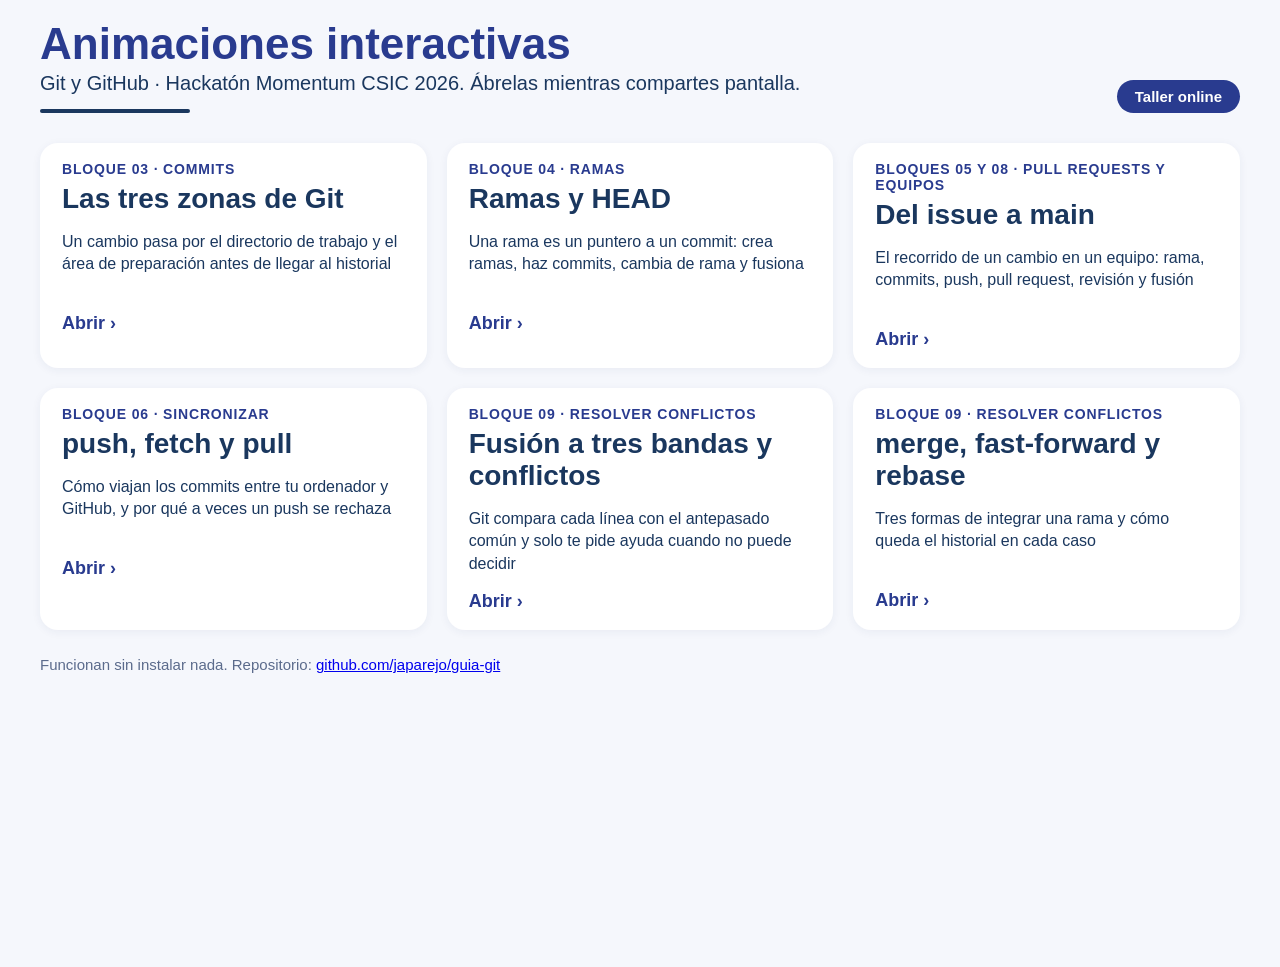
<file: docs/index.html>
<!DOCTYPE html><html lang="es"><head><meta charset="utf-8"><meta http-equiv="refresh" content="0; url=animaciones/index.html"><title>Git y GitHub · Hackatón Momentum CSIC 2026</title></head><body><p><a href="animaciones/index.html">Ir a las animaciones</a></p></body></html>
</file>
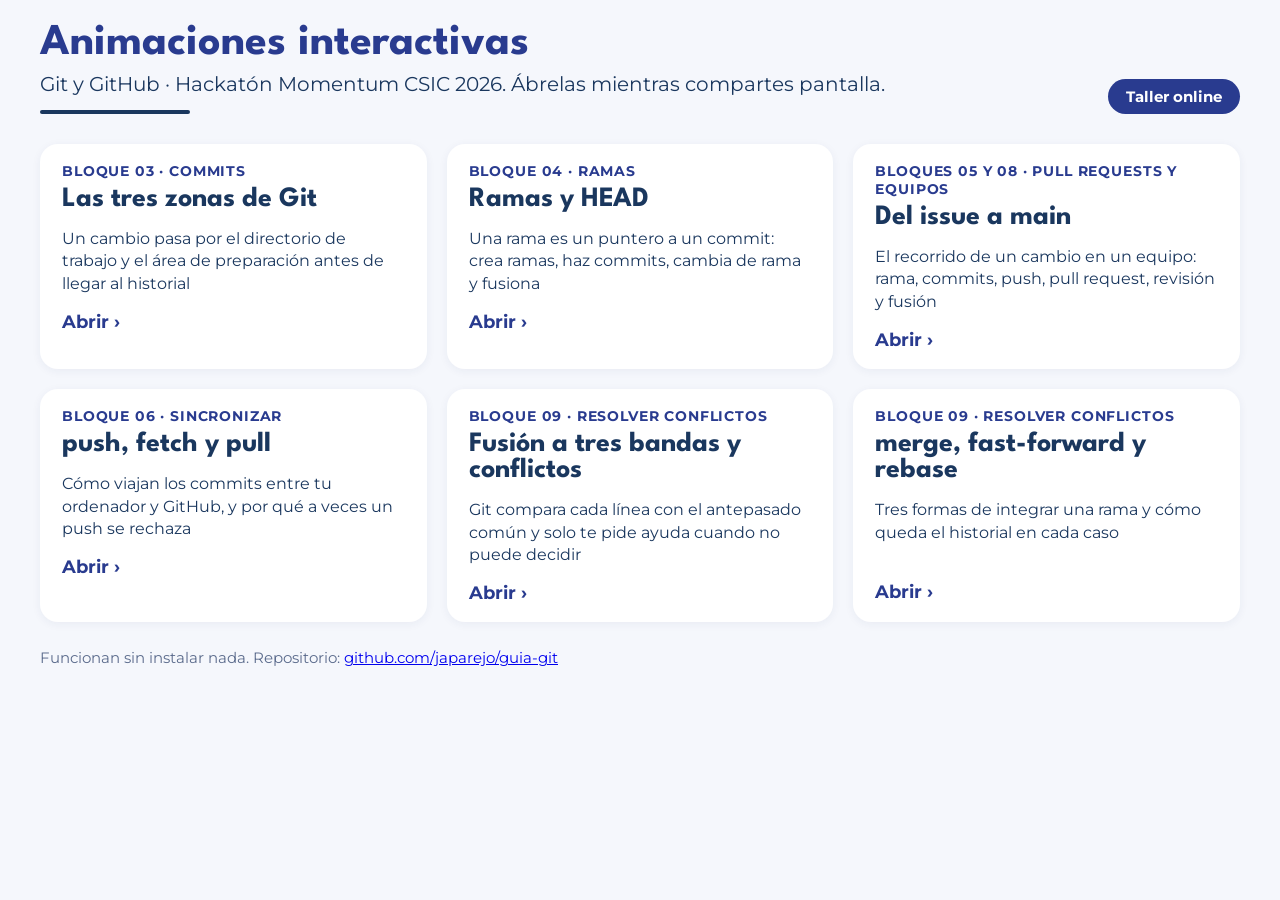
<file: docs/animaciones/index.html>
<!DOCTYPE html><html lang="es"><head><meta charset="utf-8"><meta name="viewport" content="width=device-width,initial-scale=1">
<title>Animaciones interactivas · Git y GitHub</title><link rel="stylesheet" href="common.css"></head><body>
<header><div><h1>Animaciones interactivas</h1><p>Git y GitHub · Hackatón Momentum CSIC 2026. Ábrelas mientras compartes pantalla.</p><div class="bar"></div></div><span class="tag">Taller online</span></header>
<main><div class="ixg">
<a class="card ix" href="01-tres-zonas.html"><div class="label">Bloque 03 · Commits</div><h3>Las tres zonas de Git</h3><p>Un cambio pasa por el directorio de trabajo y el área de preparación antes de llegar al historial</p><span class="go">Abrir ›</span></a>
<a class="card ix" href="02-ramas.html"><div class="label">Bloque 04 · Ramas</div><h3>Ramas y HEAD</h3><p>Una rama es un puntero a un commit: crea ramas, haz commits, cambia de rama y fusiona</p><span class="go">Abrir ›</span></a>
<a class="card ix" href="03-pull-request.html"><div class="label">Bloques 05 y 08 · Pull requests y equipos</div><h3>Del issue a main</h3><p>El recorrido de un cambio en un equipo: rama, commits, push, pull request, revisión y fusión</p><span class="go">Abrir ›</span></a>
<a class="card ix" href="04-push-fetch-pull.html"><div class="label">Bloque 06 · Sincronizar</div><h3>push, fetch y pull</h3><p>Cómo viajan los commits entre tu ordenador y GitHub, y por qué a veces un push se rechaza</p><span class="go">Abrir ›</span></a>
<a class="card ix" href="05-conflictos.html"><div class="label">Bloque 09 · Resolver conflictos</div><h3>Fusión a tres bandas y conflictos</h3><p>Git compara cada línea con el antepasado común y solo te pide ayuda cuando no puede decidir</p><span class="go">Abrir ›</span></a>
<a class="card ix" href="06-merge-rebase.html"><div class="label">Bloque 09 · Resolver conflictos</div><h3>merge, fast-forward y rebase</h3><p>Tres formas de integrar una rama y cómo queda el historial en cada caso</p><span class="go">Abrir ›</span></a>
</div>
<p style="margin-top:26px;color:#5B6B8C;font-size:15px">Funcionan sin instalar nada. Repositorio: <a href="https://github.com/japarejo/guia-git">github.com/japarejo/guia-git</a></p></main>
</body></html>
</file>
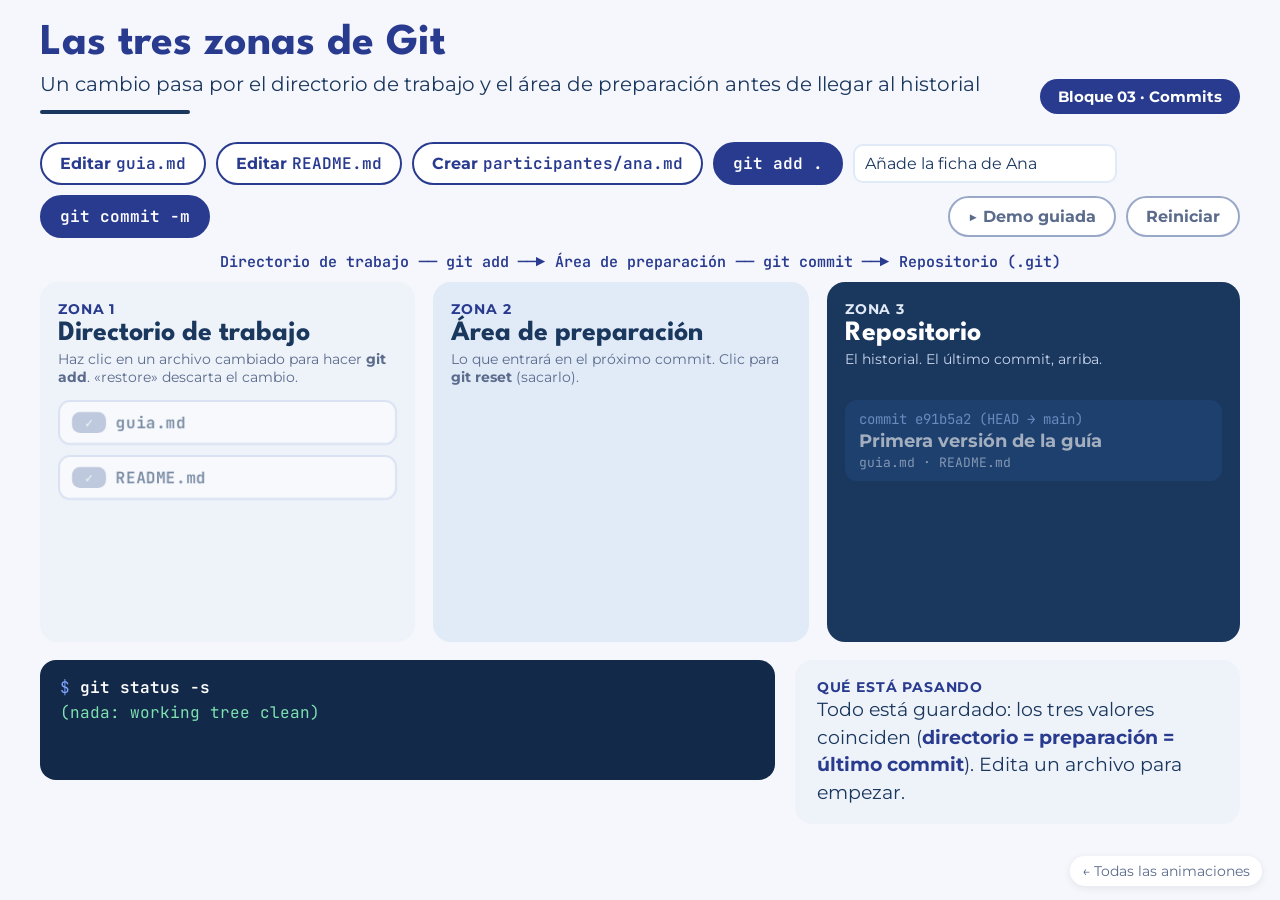
<file: docs/animaciones/01-tres-zonas.html>
<!DOCTYPE html><html lang="es"><head><meta charset="utf-8"><meta name="viewport" content="width=device-width,initial-scale=1">
<title>Las tres zonas de Git · Git y GitHub</title><link rel="stylesheet" href="common.css">
<style>
.zones{display:grid;grid-template-columns:1fr 1fr 1.1fr;gap:18px;margin-top:6px}
.zone{border-radius:18px;padding:18px 18px 22px;min-height:360px;position:relative}
.zone h2{font-family:'League Spartan',sans-serif;font-size:28px;margin:2px 0 4px}
.zone .hint{font-size:14px;color:#5B6B8C;margin-bottom:14px;min-height:36px}
.z1{background:#EEF2F9}.z2{background:#E1EAF7}.z3{background:#1A375E;color:#fff}.z3 .hint{color:#C9D6EE}.z3 .label{color:#E1EAF7}
.chip{display:flex;align-items:center;gap:10px;background:#fff;border:2px solid #C9D6EE;border-radius:12px;padding:10px 12px;margin-bottom:10px;font-family:var(--mono);font-size:16px;font-weight:600;cursor:pointer;user-select:none;will-change:transform;color:var(--navy)}
.chip:hover{border-color:var(--accent)}
.chip .st{min-width:34px;text-align:center;border-radius:8px;padding:2px 6px;font-size:13px;color:#fff;background:#9AA8C7}
.chip.mod .st{background:var(--warn)}.chip.new .st{background:var(--danger)}.chip.stg .st{background:var(--ok)}
.chip.clean{opacity:.55;cursor:default}
.chip .act{margin-left:auto;font-family:Montserrat,sans-serif;font-size:12px;font-weight:700;color:var(--accent);opacity:0;transition:opacity .2s}
.chip:hover .act{opacity:1}
.chip .rs{margin-left:6px;font-family:Montserrat,sans-serif;font-size:12px;color:#5B6B8C;border:1px solid #C9D6EE;border-radius:999px;padding:1px 8px}
.chip .rs:hover{background:#5B6B8C;color:#fff}
.commit{background:#22477A;border-radius:12px;padding:10px 14px;margin-bottom:10px;animation:pop .5s ease}
.commit .h{font-family:var(--mono);color:#9FC0FF;font-size:14px}.commit .m{font-weight:700;margin:2px 0}.commit .f{font-family:var(--mono);font-size:13px;color:#C9D6EE}
.commit.old{opacity:.6;animation:none}
.flow{display:flex;gap:10px;align-items:center;justify-content:center;font-family:var(--mono);font-weight:600;color:var(--accent);font-size:15px;margin:2px 0 10px}
</style></head><body>
<header><div><h1>Las tres zonas de Git</h1><p>Un cambio pasa por el directorio de trabajo y el área de preparación antes de llegar al historial</p><div class="bar"></div></div><span class="tag">Bloque 03 · Commits</span></header>
<main>
<div class="controls">
  <button id="eGuia">Editar <code>guia.md</code></button>
  <button id="eReadme">Editar <code>README.md</code></button>
  <button id="eNew">Crear <code>participantes/ana.md</code></button>
  <button class="primary" id="bAdd"><code>git add .</code></button>
  <input type="text" id="msg" value="Añade la ficha de Ana" size="22" aria-label="Mensaje del commit">
  <button class="primary" id="bCommit"><code>git commit -m</code></button>
  <span style="flex:1"></span>
  <button class="ghost" id="bDemo">▶ Demo guiada</button>
  <button class="ghost" id="bReset">Reiniciar</button>
</div>
<div class="flow"><span>Directorio de trabajo</span> ── git add ──▶ <span>Área de preparación</span> ── git commit ──▶ <span>Repositorio (.git)</span></div>
<div class="zones">
  <div class="zone z1"><div class="label">Zona 1</div><h2>Directorio de trabajo</h2><div class="hint">Haz clic en un archivo cambiado para hacer <b>git add</b>. «restore» descarta el cambio.</div><div id="wd"></div></div>
  <div class="zone z2"><div class="label">Zona 2</div><h2>Área de preparación</h2><div class="hint">Lo que entrará en el próximo commit. Clic para <b>git reset</b> (sacarlo).</div><div id="ix"></div></div>
  <div class="zone z3"><div class="label">Zona 3</div><h2>Repositorio</h2><div class="hint">El historial. El último commit, arriba.</div><div id="repo"></div></div>
</div>
<div class="grid2" style="margin-top:18px">
  <div class="term" id="term"></div>
  <div class="panel-light"><div class="label">Qué está pasando</div><div class="explain" id="exp"></div></div>
</div>
</main><a class="back" href="index.html">← Todas las animaciones</a>
<script src="graph.js"></script>
<script>
const $ = id => document.getElementById(id);
const term = new Term($('term'));
let files, commits, hashN;
const els = {};
function explain(h) { $('exp').innerHTML = h; }
function hash() { hashN++; return ((hashN * 2654435761) >>> 0).toString(16).slice(0, 7); }
function reset() {
  files = { 'guia.md': { h: 1, i: 1, w: 1 }, 'README.md': { h: 1, i: 1, w: 1 }, 'participantes/ana.md': null };
  commits = [{ h: 'e91b5a2', m: 'Primera versión de la guía', f: ['guia.md', 'README.md'], old: true }]; hashN = 3;
  Object.values(els).forEach(e => e.remove()); for (const k in els) delete els[k];
  term.clear(); render(true); status();
  explain('Todo está guardado: los tres valores coinciden (<b>directorio = preparación = último commit</b>). Edita un archivo para empezar.');
}
function code(f) {
  if (!f) return null; const X = f.i !== f.h ? (f.h === null ? 'A' : 'M') : ' ', Y = f.w !== f.i ? 'M' : ' ';
  if (f.h === null && f.i === null) return '??'; return X + Y;
}
function status() {
  const lines = Object.entries(files).filter(([n, f]) => f && code(f) !== '  ').map(([n, f]) => code(f).replace(/ /g, '·') + ' ' + n);
  term.cmd('git status -s'); if (!lines.length) term.out('(nada: working tree clean)', 'g'); else lines.forEach(l => term.out(l));
}
function chip(key, cls, label, st, act, onclick, restore) {
  let e = els[key];
  if (!e) { e = els[key] = document.createElement('div'); e.style.animation = 'pop .45s ease'; }
  e.className = 'chip ' + cls; e.innerHTML = `<span class="st">${st}</span><span>${label}</span><span class="act">${act || ''}</span>`;
  if (restore) { const r = document.createElement('span'); r.className = 'rs'; r.textContent = 'restore'; r.onclick = ev => { ev.stopPropagation(); restore(); }; e.appendChild(r); }
  e.onclick = onclick || null; return e;
}
function render(instant) {
  const first = {}; Object.entries(els).forEach(([k, e]) => { if (e.isConnected) first[k] = e.getBoundingClientRect(); });
  const wd = $('wd'), ix = $('ix'), used = new Set();
  Object.entries(files).forEach(([n, f]) => {
    if (!f) return;
    const c = code(f);
    const wk = 'w:' + n; used.add(wk);
    let e;
    if (c === '??') e = chip(wk, 'new', n, '??', 'git add ›', () => add(n));
    else if (f.w !== f.i) e = chip(wk, 'mod', n, 'M', 'git add ›', () => add(n), () => restore(n));
    else e = chip(wk, 'clean', n, '✓', '', null);
    wd.appendChild(e);
    if (f.i !== f.h && f.i !== null) { const ik = 'i:' + n + ':' + f.i; used.add(ik); ix.appendChild(chip(ik, 'stg', n, f.h === null ? 'A' : 'M', '‹ git reset', () => unstage(n))); }
  });
  Object.keys(els).forEach(k => { if (!used.has(k)) { els[k].remove(); delete els[k]; } });
  $('repo').innerHTML = commits.slice().reverse().map((c, i) => `<div class="commit ${c.old || i ? 'old' : ''}"><div class="h">commit ${c.h}${i === 0 ? '  (HEAD → main)' : ''}</div><div class="m">${c.m}</div><div class="f">${c.f.join(' · ')}</div></div>`).join('');
  if (instant) return;
  Object.entries(els).forEach(([k, e]) => {
    const a = first[k]; if (!a) return; const b = e.getBoundingClientRect(); const dx = a.left - b.left, dy = a.top - b.top;
    if (!dx && !dy) return; e.style.animation = 'none'; e.style.transition = 'none'; e.style.transform = `translate(${dx}px,${dy}px)`;
    requestAnimationFrame(() => requestAnimationFrame(() => { e.style.transition = 'transform .6s cubic-bezier(.2,.8,.2,1)'; e.style.transform = ''; }));
  });
}
function add(n) {
  const f = files[n]; if (!f || f.w === f.i) return; const from = els['w:' + n].getBoundingClientRect();
  f.i = f.w;
  term.cmd('git add ' + n); render();
  const e = els['i:' + n + ':' + f.i]; if (e) { const b = e.getBoundingClientRect(); e.style.animation = 'none'; e.style.transition = 'none'; e.style.transform = `translate(${from.left - b.left}px,${from.top - b.top}px)`; requestAnimationFrame(() => requestAnimationFrame(() => { e.style.transition = 'transform .7s cubic-bezier(.2,.8,.2,1)'; e.style.transform = ''; })); }
  status(); explain(`<b>git add</b> copia la versión actual de <b>${n}</b> al área de preparación. Si lo vuelves a editar, la copia preparada <b>no cambia</b>: tendrás que hacer add otra vez (estado <b>MM</b>).`);
}
function addAll() { const ns = Object.keys(files).filter(n => files[n] && files[n].w !== files[n].i); if (!ns.length) { term.cmd('git add .'); explain('No hay cambios que preparar.'); return; } ns.forEach(n => { files[n].i = files[n].w; }); term.cmd('git add .'); render(); status(); explain('<b>git add .</b> prepara todos los archivos cambiados de la carpeta.'); }
function unstage(n) { const f = files[n]; f.i = f.h; term.cmd('git reset ' + n); render(); status(); explain(`<b>git reset ${n}</b> lo saca del área de preparación. <b>Tu cambio sigue en el disco</b>: no se pierde nada.`); }
function restore(n) { const f = files[n]; f.w = f.i; term.cmd('git restore ' + n); render(); status(); explain(`<b>git restore ${n}</b> devuelve el archivo a la última versión guardada. <b>El cambio sin guardar se pierde</b>.`); }
function edit(n) {
  let f = files[n];
  if (!f) { files[n] = { h: null, i: null, w: 1 }; term.cmd(`echo "Hola, soy Ana" > ${n}`); render(); status(); explain(`Archivo nuevo: Git lo ve pero <b>no lo sigue</b> todavía (<b>??</b>, untracked).`); return; }
  f.w++; term.cmd(`# editas ${n} y guardas`); render(); status();
  explain(f.i !== f.h ? `Has vuelto a editar <b>${n}</b> después de prepararlo: ahora está <b>en dos zonas</b> a la vez (estado <b>MM</b>).` : `Git detecta que <b>${n}</b> ha cambiado (<b>M</b> en la 2.ª columna), pero aún no lo guarda.`);
}
function commit() {
  const staged = Object.keys(files).filter(n => files[n] && files[n].i !== files[n].h && files[n].i !== null);
  const m = $('msg').value.trim() || 'Cambios';
  term.cmd(`git commit -m "${m}"`);
  if (!staged.length) { term.out('nothing added to commit but untracked files present (use "git add" to track)', 'e'); explain('El área de preparación está vacía: <b>no hay nada que guardar</b>. Usa git add primero.'); return; }
  const rects = staged.map(n => [n, els['i:' + n + ':' + files[n].i].getBoundingClientRect()]);
  const h = hash(); staged.forEach(n => files[n].h = files[n].i);
  commits.push({ h, m, f: staged }); render();
  const target = $('repo').firstElementChild.getBoundingClientRect();
  rects.forEach(([n, r], k) => {
    const g = document.createElement('div'); g.className = 'chip stg'; g.innerHTML = `<span class="st">✓</span><span>${n}</span>`;
    Object.assign(g.style, { position: 'fixed', left: r.left + 'px', top: r.top + 'px', width: r.width + 'px', margin: 0, zIndex: 50, transition: 'all .8s cubic-bezier(.5,0,.2,1)', pointerEvents: 'none' });
    document.body.appendChild(g);
    requestAnimationFrame(() => requestAnimationFrame(() => { Object.assign(g.style, { left: target.left + 10 + k * 8 + 'px', top: target.top + 10 + 'px', transform: 'scale(.5)', opacity: '0' }); }));
    setTimeout(() => g.remove(), 900);
  });
  term.out(`[main ${h}] ${m}\n ${staged.length} file${staged.length > 1 ? 's' : ''} changed`, 'g'); status();
  explain(`<b>git commit</b> guarda lo preparado como una instantánea (<b>${h}</b>) con autor, fecha y mensaje. Lo que no estaba preparado <b>se queda fuera</b>.`);
}
let demoOn = false;
async function demo() {
  if (demoOn) return; demoOn = true; $('bDemo').disabled = true; reset();
  const st = [() => edit('participantes/ana.md'), () => edit('guia.md'), () => add('participantes/ana.md'), () => edit('participantes/ana.md'), () => add('participantes/ana.md'), () => { $('msg').value = 'Añade la ficha de Ana'; commit(); }, () => add('guia.md'), () => unstage('guia.md'), () => restore('guia.md')];
  for (const s of st) { await sleep(2600); if (!demoOn) break; s(); }
  demoOn = false; $('bDemo').disabled = false;
}
$('eGuia').onclick = () => edit('guia.md'); $('eReadme').onclick = () => edit('README.md'); $('eNew').onclick = () => edit('participantes/ana.md');
$('bAdd').onclick = addAll; $('bCommit').onclick = commit; $('bReset').onclick = () => { demoOn = false; $('bDemo').disabled = false; reset(); }; $('bDemo').onclick = demo;
reset();
</script></body></html>
</file>
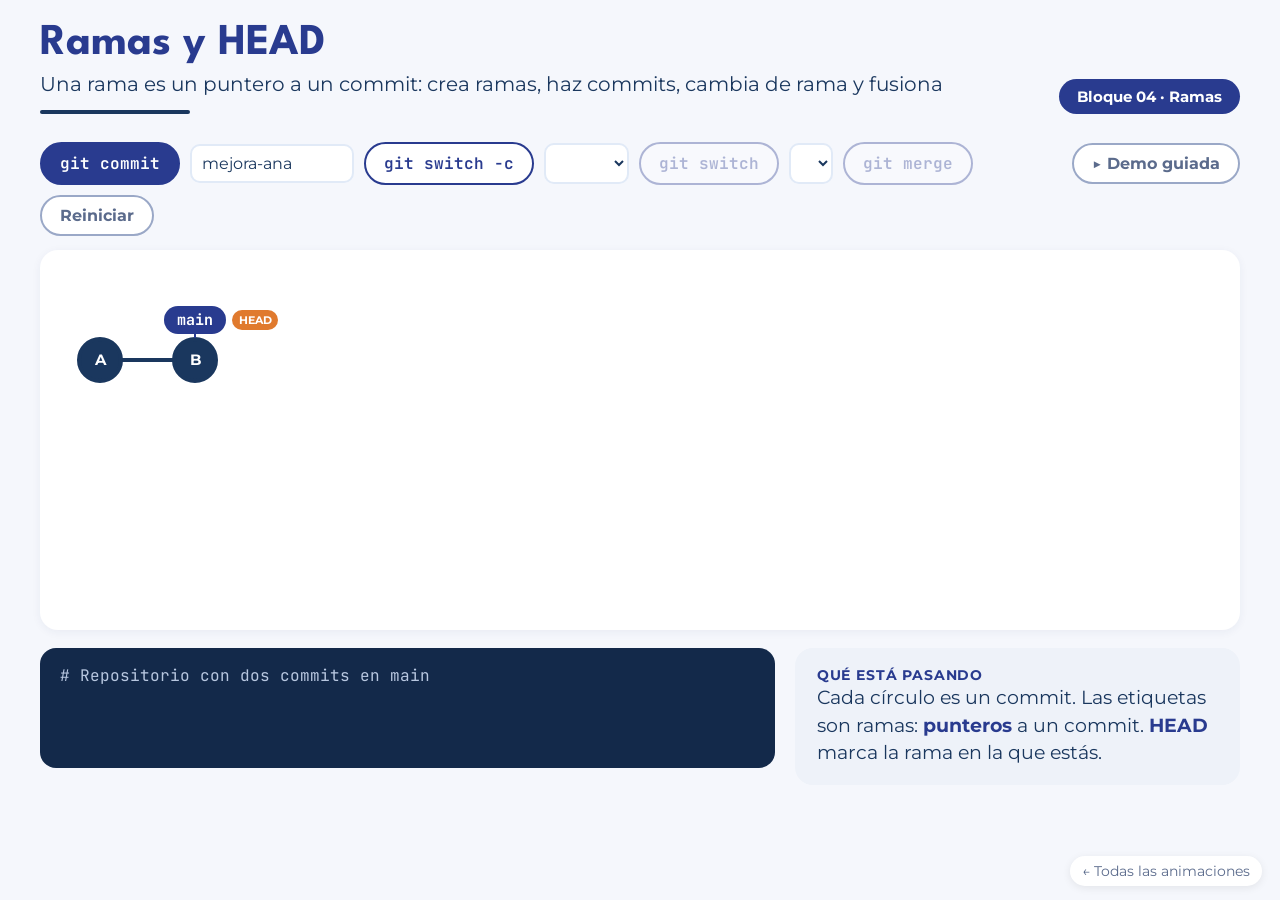
<file: docs/animaciones/02-ramas.html>
<!DOCTYPE html><html lang="es"><head><meta charset="utf-8"><meta name="viewport" content="width=device-width,initial-scale=1">
<title>Ramas y HEAD · Git y GitHub</title><link rel="stylesheet" href="common.css"></head><body>
<header><div><h1>Ramas y HEAD</h1><p>Una rama es un puntero a un commit: crea ramas, haz commits, cambia de rama y fusiona</p><div class="bar"></div></div><span class="tag">Bloque 04 · Ramas</span></header>
<main>
<div class="controls">
  <button class="primary" id="bCommit"><code>git commit</code></button>
  <input type="text" id="newName" value="mejora-ana" size="12" aria-label="Nombre de la rama">
  <button id="bBranch"><code>git switch -c</code></button>
  <select id="selSwitch" aria-label="Rama a la que cambiar"></select>
  <button id="bSwitch"><code>git switch</code></button>
  <select id="selMerge" aria-label="Rama a fusionar"></select>
  <button id="bMerge"><code>git merge</code></button>
  <span style="flex:1"></span>
  <button class="ghost" id="bDemo">▶ Demo guiada</button>
  <button class="ghost" id="bReset">Reiniciar</button>
</div>
<canvas id="cv"></canvas>
<div class="grid2" style="margin-top:18px">
  <div class="term" id="term"></div>
  <div class="panel-light"><div class="label">Qué está pasando</div><div class="explain" id="exp"></div></div>
</div>
</main><a class="back" href="index.html">← Todas las animaciones</a>
<script src="graph.js"></script>
<script>
const $ = id => document.getElementById(id);
const term = new Term($('term'));
let repo, view, letter;
const nextId = () => String.fromCharCode(65 + (letter++ % 26)) + (letter > 26 ? Math.floor((letter - 1) / 26) : '');
const names = ['mejora-ana', 'mejora-luis', 'corrige-enlaces', 'nueva-seccion', 'prueba'];
function explain(h) { $('exp').innerHTML = h; }
function refresh() {
  view.layout();
  const bs = Object.keys(repo.refs);
  $('selSwitch').innerHTML = bs.map(b => `<option ${b === repo.head ? 'disabled' : ''}>${b}</option>`).join('');
  const others = bs.filter(b => b !== repo.head);
  $('selMerge').innerHTML = others.map(b => `<option>${b}</option>`).join('');
  $('bMerge').disabled = !others.length; $('bSwitch').disabled = bs.length < 2;
  const sel = [...$('selSwitch').options].find(o => !o.disabled); if (sel) sel.selected = true;
  const free = names.find(n => !repo.refs[n]); if (free && repo.refs[$('newName').value]) $('newName').value = free;
}
function reset(instant) {
  SEQ = 0; letter = 0; repo = new Repo('local');
  repo.commit(nextId(), 'Primera versión de la guía'); repo.commit(nextId(), 'Añade índice');
  if (!view) view = new GraphView($('cv'), [{ repo, x: 0, y: 0, w: 1200, h: 380, top: 110, laneH: 90, padR: 200 }], { height: 380 });
  else { view.regions[0].repo = repo; view.nodes = {}; view.labels = {}; }
  term.clear(); term.out('# Repositorio con dos commits en main', 'o');
  explain('Cada círculo es un commit. Las etiquetas son ramas: <b>punteros</b> a un commit. <b>HEAD</b> marca la rama en la que estás.');
  view.layout(true); refresh();
}
function doCommit() {
  const id = nextId(); repo.commit(id, 'Cambio ' + id);
  term.cmd(`git commit -m "Cambio ${id}"`); term.out(`[${repo.head} ${id}] Cambio ${id}`);
  view.pulse(0, id); refresh();
  explain(`Nuevo commit <b>${id}</b>. Solo avanza la rama en la que estás (<b>${repo.head}</b>); las demás ramas no se mueven.`);
}
function doBranch(name) {
  name = (name || $('newName').value).trim().replace(/\s+/g, '-'); if (!name) return;
  if (repo.refs[name]) { term.cmd(`git switch -c ${name}`); term.out(`fatal: a branch named '${name}' already exists`, 'e'); return; }
  repo.branch(name); repo.switch(name);
  term.cmd(`git switch -c ${name}`); term.out(`Switched to a new branch '${name}'`);
  refresh(); explain(`Se crea <b>${name}</b> apuntando al mismo commit y HEAD pasa a ella. <b>No se copia ningún archivo</b>: solo hay un puntero más.`);
}
function doSwitch(name) {
  name = name || $('selSwitch').value; repo.switch(name);
  term.cmd(`git switch ${name}`); term.out(`Switched to branch '${name}'`);
  refresh(); explain(`HEAD se mueve a <b>${name}</b>. Git cambia tus archivos al contenido de ese commit.`);
}
function doMerge(name) {
  name = name || $('selMerge').value; const id = nextId();
  term.cmd(`git merge ${name}`);
  const r = repo.merge(name, id, `Merge branch '${name}'`);
  if (r === 'up-to-date') { letter--; term.out('Already up to date.'); explain(`<b>${repo.head}</b> ya contiene todos los commits de <b>${name}</b>.`); }
  else if (r === 'ff') { letter--; term.out('Updating...\nFast-forward'); explain(`<b>Fast-forward</b>: ${repo.head} no había cambiado, así que Git solo <b>mueve el puntero</b> hasta ${name}. No hay commit nuevo.`); view.pulse(0, repo.tip()); }
  else { term.out(`Merge made by the 'ort' strategy.`); explain(`Las dos ramas avanzaron: Git crea el <b>commit de fusión ${id}</b>, con dos padres (círculo hueco).`); view.pulse(0, id, '#E07A2E'); }
  refresh();
}
let demoOn = false;
async function demo() {
  if (demoOn) return; demoOn = true; $('bDemo').disabled = true; reset();
  const steps = [() => doBranch('mejora-ana'), doCommit, doCommit, () => doSwitch('main'), doCommit, () => doMerge('mejora-ana'), () => doBranch('mejora-luis'), doCommit, () => doSwitch('main'), () => doMerge('mejora-luis')];
  for (const s of steps) { await sleep(1900); if (!demoOn) break; s(); }
  demoOn = false; $('bDemo').disabled = false;
}
$('bCommit').onclick = doCommit; $('bBranch').onclick = () => doBranch(); $('bSwitch').onclick = () => doSwitch(); $('bMerge').onclick = () => doMerge();
$('bReset').onclick = () => { demoOn = false; $('bDemo').disabled = false; reset(); }; $('bDemo').onclick = demo;
$('newName').onkeydown = e => { if (e.key === 'Enter') doBranch(); };
reset(true);
</script></body></html>
</file>
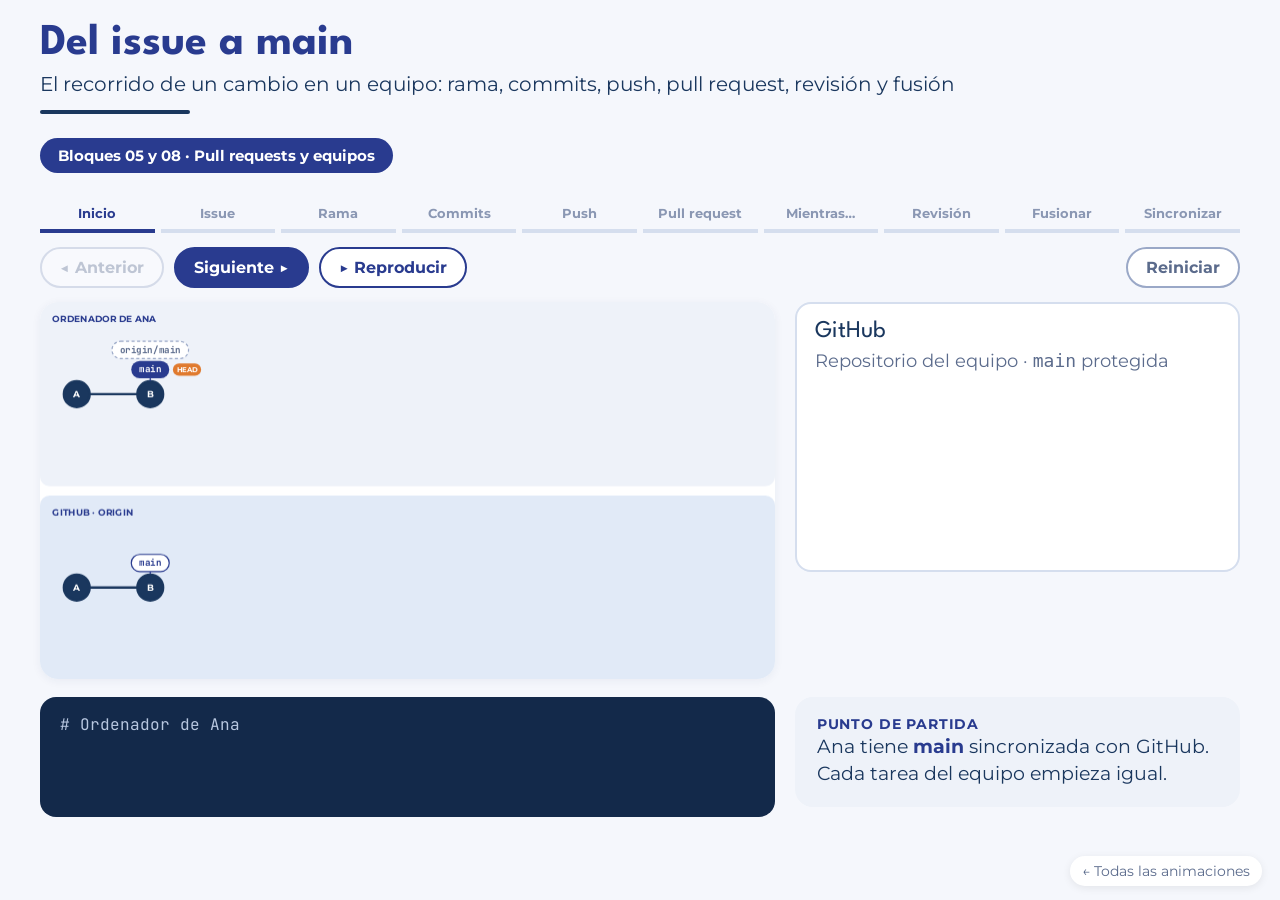
<file: docs/animaciones/03-pull-request.html>
<!DOCTYPE html><html lang="es"><head><meta charset="utf-8"><meta name="viewport" content="width=device-width,initial-scale=1">
<title>Del issue a main · Git y GitHub</title><link rel="stylesheet" href="common.css">
<style>
.steps{display:flex;gap:6px;margin:4px 0 14px;flex-wrap:wrap}
.steps .s{flex:1;min-width:70px;text-align:center;font-size:13px;font-weight:700;color:#8A97B3;padding:8px 4px;border-bottom:4px solid #D5DEEE;transition:all .3s;cursor:pointer}
.steps .s.on{color:var(--accent);border-color:var(--accent)}
.steps .s.done{color:var(--navy);border-color:var(--navy)}
.gh{background:#fff;border:2px solid #D5DEEE;border-radius:16px;padding:16px 18px;min-height:270px}
.gh .t{font-family:'League Spartan',sans-serif;font-size:24px;margin:0 0 8px}
.badge{display:inline-flex;align-items:center;gap:6px;border-radius:999px;padding:4px 12px;font-size:14px;font-weight:700;color:#fff;transition:background .3s}
.b-open{background:#2E9E6B}.b-merged{background:#8E5BD6}.b-closed{background:#C8423B}.b-issue{background:#2E9E6B}
.evt{display:flex;gap:10px;align-items:flex-start;margin-top:10px;font-size:15px;animation:fadeIn .4s ease}
.av{width:30px;height:30px;border-radius:50%;color:#fff;display:flex;align-items:center;justify-content:center;font-weight:700;font-size:13px;flex:none}
.evt .bx{background:var(--light);border-radius:10px;padding:6px 10px;flex:1}
.evt code{font-family:var(--mono);font-size:13px}
</style></head><body>
<header><div><h1>Del issue a main</h1><p>El recorrido de un cambio en un equipo: rama, commits, push, pull request, revisión y fusión</p><div class="bar"></div></div><span class="tag">Bloques 05 y 08 · Pull requests y equipos</span></header>
<main>
<div class="steps" id="steps"></div>
<div class="controls">
  <button class="ghost" id="bPrev">◀ Anterior</button>
  <button class="primary" id="bNext">Siguiente ▶</button>
  <button id="bPlay">▶ Reproducir</button>
  <span style="flex:1"></span>
  <button class="ghost" id="bReset">Reiniciar</button>
</div>
<div class="grid2">
  <canvas id="cv"></canvas>
  <div class="gh" id="gh"></div>
</div>
<div class="grid2" style="margin-top:18px">
  <div class="term" id="term"></div>
  <div class="panel-light"><div class="label" id="stepLabel">Paso</div><div class="explain" id="exp"></div></div>
</div>
</main><a class="back" href="index.html">← Todas las animaciones</a>
<script src="graph.js"></script>
<script>
const $ = id => document.getElementById(id);
const term = new Term($('term'), 'ana$');
let local, remote, view, gh, step = 0, playing = false;
const AV = { Ana: '#3D6FD9', Luis: '#E07A2E', Marta: '#2E9E6B', GitHub: '#5B6B8C' };
const STEPS = [
  { k: 'Inicio', t: 'Punto de partida', e: 'Ana tiene <b>main</b> sincronizada con GitHub. Cada tarea del equipo empieza igual.', f: () => { } },
  { k: 'Issue', t: '1 · La tarea es una issue', e: 'La tarea se apunta en GitHub como <b>issue #12</b>, con responsable. Así todo el equipo sabe quién hace qué.', f: () => { gh.issue = true; gh.ev.push(['Marta', 'abre la issue <b>#12 Pantalla de login</b> y se la asigna a Ana']); } },
  { k: 'Rama', t: '2 · Una rama para la issue', e: 'Ana crea <b>12-login</b> desde main. Su trabajo no toca main hasta que se revise.', f: () => { term.cmd('git switch -c 12-login'); term.out("Switched to a new branch '12-login'"); local.branch('12-login'); local.switch('12-login'); } },
  { k: 'Commits', t: '3 · Commits pequeños', e: 'Dos commits, cada uno con <b>un cambio lógico</b> y un mensaje que explica qué y por qué.', f: () => { term.cmd('git commit -m "Añade formulario de login"'); local.commit('C', 'Añade formulario de login'); term.cmd('git commit -m "Valida el correo"'); local.commit('D', 'Valida el correo'); view && view.pulse(0, 'D'); } },
  { k: 'Push', t: '4 · Publicar la rama', e: 'Con <b>git push -u</b>, los commits <b>viajan a GitHub</b> y aparece la rama allí. Hasta ahora solo existían en el ordenador de Ana.', f: () => { term.cmd('git push -u origin 12-login'); term.out(' * [new branch]      12-login -> 12-login', 'g'); local.missingFrom(remote, 'D').forEach(c => remote.put(c)); remote.branch('12-login', 'D'); local.branch('origin/12-login', 'D'); } },
  { k: 'Pull request', t: '5 · Abrir la pull request', e: 'Ana abre la PR <b>base: main ← 12-login</b>, explica el cambio y pide revisión a Marta. Escribir <b>closes #12</b> cerrará la issue al fusionar.', f: () => { gh.pr = 'open'; gh.ev.push(['Ana', 'abre la pull request <b>#13</b> · <code>main ← 12-login</code> · «closes #12»']); gh.ev.push(['Ana', 'pide revisión a <b>Marta</b>']); } },
  { k: 'Mientras…', t: '6 · Mientras tanto, main avanza', e: 'Luis fusiona su propia PR: <b>main avanza en GitHub</b> con el commit E. Es lo normal en un equipo; GitHub lo integrará con un commit de fusión.', f: () => { remote.switch('main'); remote.commit('E', 'Merge pull request #11 de Luis'); view && view.pulse(1, 'E', '#E07A2E'); gh.ev.push(['Luis', 'fusiona la pull request <b>#11</b> en main']); } },
  { k: 'Revisión', t: '7 · Revisión', e: 'Marta lee <b>Files changed</b>, comenta una línea y <b>aprueba</b>. Con main protegida, sin aprobación no se puede fusionar.', f: () => { gh.ev.push(['Marta', 'comenta en <code>login.js</code>, línea 14: «¿Validamos también el dominio?»']); gh.ev.push(['Ana', 'responde: «Lo dejo en una issue nueva, #14»']); gh.ev.push(['Marta', '<b style="color:#2E9E6B">aprueba</b> los cambios']); gh.approved = true; } },
  { k: 'Fusionar', t: '8 · Merge pull request', e: 'GitHub crea el <b>commit de fusión M</b> en main con los cambios de la rama. La issue #12 se cierra sola y la rama se puede borrar.', f: () => { remote.merge('12-login', 'M', 'Merge pull request #13'); view && view.pulse(1, 'M', '#8E5BD6'); remote.del('12-login'); gh.pr = 'merged'; gh.issue = 'closed'; gh.ev.push(['Ana', 'fusiona la pull request <b>#13</b> y borra la rama']); gh.ev.push(['GitHub', 'cierra la issue <b>#12</b>']); } },
  { k: 'Sincronizar', t: '9 · Actualizar main local', e: 'De vuelta en su ordenador, Ana cambia a main y hace <b>git pull</b>: llegan E y M. Borra la rama local y queda lista para la siguiente issue.', f: () => { term.cmd('git switch main'); local.switch('main'); term.cmd('git pull'); remote.missingFrom(local, 'M').forEach(c => local.put(c)); local.refs['origin/main'] = 'M'; local.merge('origin/main', 'X', ''); term.out('Fast-forward', 'g'); term.cmd('git branch -d 12-login'); local.del('12-login'); local.del('origin/12-login'); term.out('Deleted branch 12-login'); view && view.pulse(0, 'M'); } }
];
function renderGH() {
  let h = '';
  if (gh.pr) h += `<div class="t">Pantalla de login <span style="color:#8A97B3">#13</span></div><span class="badge ${gh.pr === 'merged' ? 'b-merged' : 'b-open'}">${gh.pr === 'merged' ? 'Merged' : 'Open'}</span> <span style="font-size:14px;color:#5B6B8C;margin-left:6px"><code>main ← 12-login</code>${gh.approved ? ' · <b style="color:#2E9E6B">1 aprobación</b>' : ''}</span>`;
  else if (gh.issue) h += `<div class="t">Pantalla de login <span style="color:#8A97B3">#12</span></div><span class="badge b-issue">Issue abierta</span>`;
  else h += `<div class="t">GitHub</div><div style="color:#5B6B8C">Repositorio del equipo · <code>main</code> protegida</div>`;
  if (gh.issue === 'closed') h += ` <span class="badge b-closed" style="margin-left:6px">Issue #12 cerrada</span>`;
  h += gh.ev.slice(-5).map(([who, txt]) => `<div class="evt"><div class="av" style="background:${AV[who]}">${who[0]}</div><div class="bx"><b>${who}</b> ${txt}</div></div>`).join('');
  $('gh').innerHTML = h;
}
function init() {
  SEQ = 0; local = new Repo('ana'); remote = new Repo('gh');
  local.commit('A', 'Primera versión'); local.commit('B', 'Estructura del proyecto');
  Object.values(local.c).forEach(c => remote.put(c)); remote.refs.main = 'B'; local.branch('origin/main', 'B');
  gh = { issue: false, pr: false, ev: [], approved: false }; term.clear(); term.out('# Ordenador de Ana');
}
function go(n, animate) {
  const regs = () => [{ repo: local, x: 0, y: 0, w: 1200, h: 300, top: 150, laneH: 72, padR: 240, dx: 120, title: 'Ordenador de Ana', bg: '#EEF2F9' },
  { repo: remote, x: 0, y: 315, w: 1200, h: 300, top: 150, laneH: 72, padR: 240, dx: 120, title: 'GitHub · origin', bg: '#E1EAF7', noHead: true }];
  if (!animate || n < step) { init(); const v = view; view = null; for (let i = 1; i <= n; i++) STEPS[i].f(); view = v; if (!view) view = new GraphView($('cv'), regs(), { height: 615 }); view.regions = regs(); view.nodes = {}; view.labels = {}; view.layout(true); }
  else { for (let i = step + 1; i <= n; i++) STEPS[i].f(); view.regions = regs(); view.layout(); }
  step = n; renderGH();
  $('exp').innerHTML = STEPS[n].e; $('stepLabel').textContent = STEPS[n].t;
  $('steps').innerHTML = STEPS.map((s, i) => `<div class="s ${i === n ? 'on' : i < n ? 'done' : ''}" data-i="${i}">${s.k}</div>`).join('');
  $('steps').querySelectorAll('.s').forEach(d => d.onclick = () => go(+d.dataset.i, +d.dataset.i === step + 1));
  $('bPrev').disabled = n === 0; $('bNext').disabled = n === STEPS.length - 1;
}
async function play() { if (playing) { playing = false; $('bPlay').textContent = '▶ Reproducir'; return; } playing = true; $('bPlay').textContent = '❚❚ Pausa'; if (step === STEPS.length - 1) go(0); while (playing && step < STEPS.length - 1) { await sleep(step === 0 ? 600 : 3200); if (playing) go(step + 1, true); } playing = false; $('bPlay').textContent = '▶ Reproducir'; }
$('bNext').onclick = () => go(step + 1, true); $('bPrev').onclick = () => go(step - 1); $('bPlay').onclick = play; $('bReset').onclick = () => { playing = false; go(0); };
document.addEventListener('keydown', e => { if (e.key === 'ArrowRight' || e.key === ' ') { e.preventDefault(); if (step < STEPS.length - 1) go(step + 1, true); } if (e.key === 'ArrowLeft' && step > 0) go(step - 1); });
go(0);
</script></body></html>
</file>
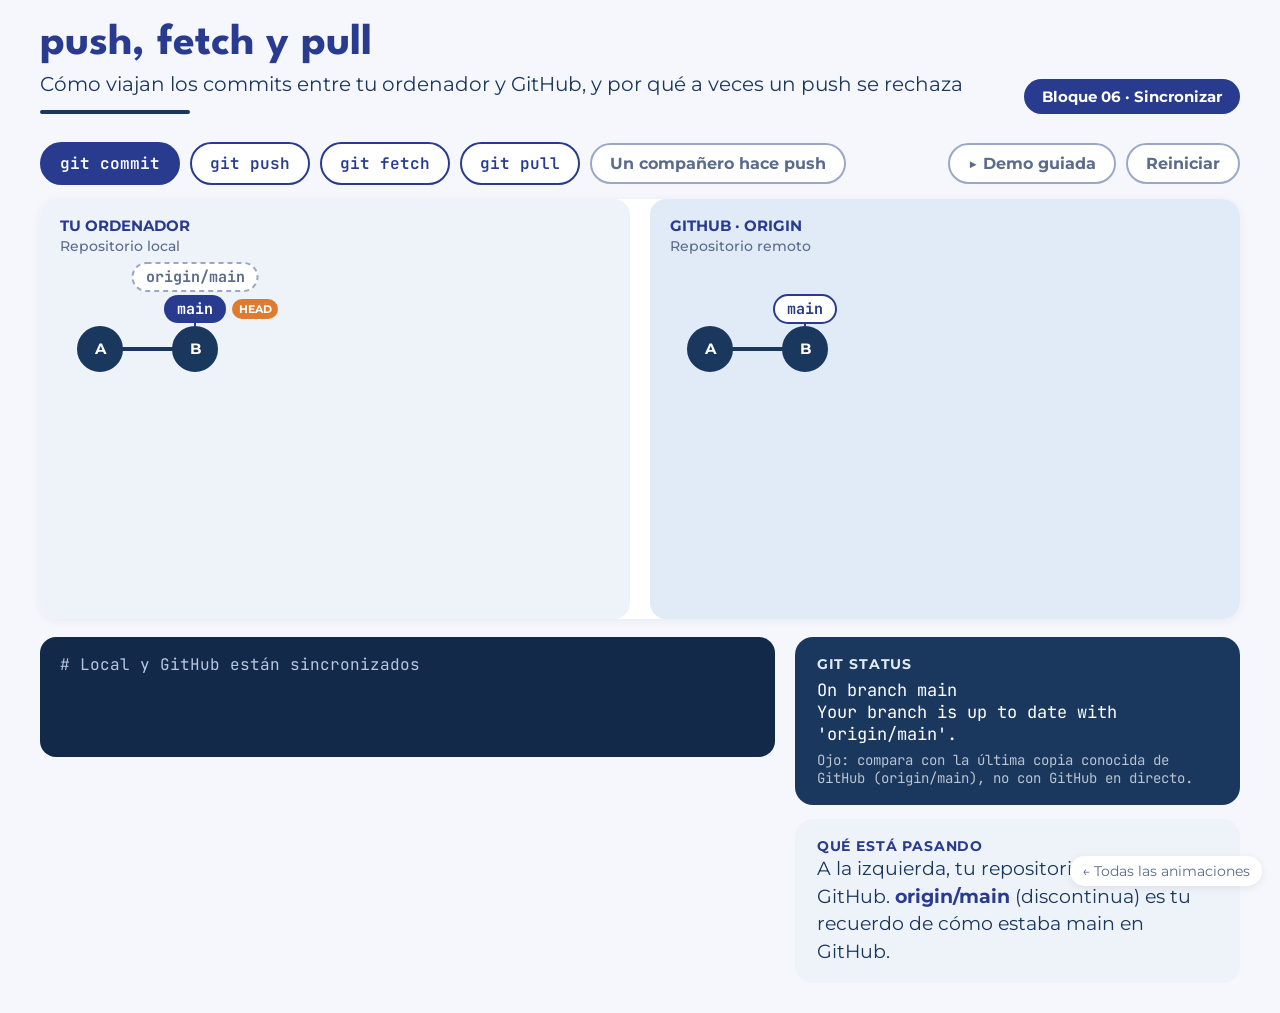
<file: docs/animaciones/04-push-fetch-pull.html>
<!DOCTYPE html><html lang="es"><head><meta charset="utf-8"><meta name="viewport" content="width=device-width,initial-scale=1">
<title>push, fetch y pull · Git y GitHub</title><link rel="stylesheet" href="common.css"></head><body>
<header><div><h1>push, fetch y pull</h1><p>Cómo viajan los commits entre tu ordenador y GitHub, y por qué a veces un push se rechaza</p><div class="bar"></div></div><span class="tag">Bloque 06 · Sincronizar</span></header>
<main>
<div class="controls">
  <button class="primary" id="bCommit"><code>git commit</code></button>
  <button id="bPush"><code>git push</code></button>
  <button id="bFetch"><code>git fetch</code></button>
  <button id="bPull"><code>git pull</code></button>
  <button class="ghost" id="bOther">Un compañero hace push</button>
  <span style="flex:1"></span>
  <button class="ghost" id="bDemo">▶ Demo guiada</button>
  <button class="ghost" id="bReset">Reiniciar</button>
</div>
<canvas id="cv"></canvas>
<div class="grid2" style="margin-top:18px">
  <div class="term" id="term"></div>
  <div>
    <div class="panel-dark" style="margin-bottom:14px"><div class="label">git status</div><div id="status" style="font-family:var(--mono);font-size:17px;margin-top:6px"></div></div>
    <div class="panel-light"><div class="label">Qué está pasando</div><div class="explain" id="exp"></div></div>
  </div>
</div>
</main><a class="back" href="index.html">← Todas las animaciones</a>
<script src="graph.js"></script>
<script>
const $ = id => document.getElementById(id);
const term = new Term($('term'));
let local, remote, view, nL, nR;
function explain(h) { $('exp').innerHTML = h; }
function status() {
  const [a, b] = local.aheadBehind('main', 'origin/main');
  let s = "On branch main<br>";
  if (!a && !b) s += "Your branch is up to date with 'origin/main'.";
  else if (a && !b) s += `Your branch is ahead of 'origin/main' by ${a} commit${a > 1 ? 's' : ''}.<br><span style="color:#7EE2B0">(use "git push" to publish)</span>`;
  else if (!a && b) s += `Your branch is behind 'origin/main' by ${b} commit${b > 1 ? 's' : ''}.<br><span style="color:#7EE2B0">(use "git pull" to update)</span>`;
  else s += `Your branch and 'origin/main' have diverged,<br>and have ${a} and ${b} different commits each.`;
  $('status').innerHTML = s + '<div style="opacity:.7;margin-top:6px;font-size:14px">Ojo: compara con la última copia conocida de GitHub (origin/main), no con GitHub en directo.</div>';
}
function refresh() { view.layout(); status(); }
function reset() {
  SEQ = 0; nL = 0; nR = 0;
  local = new Repo('local'); remote = new Repo('remote');
  local.commit('A', 'Primera versión'); local.commit('B', 'Añade índice');
  Object.values(local.c).forEach(c => remote.put(c)); remote.refs.main = 'B'; local.branch('origin/main', 'B');
  const regs = [
    { repo: local, x: 0, y: 0, w: 590, h: 420, top: 150, laneH: 100, padR: 120, title: 'Tu ordenador', subtitle: 'Repositorio local', bg: '#EEF2F9' },
    { repo: remote, x: 610, y: 0, w: 590, h: 420, top: 150, laneH: 100, padR: 120, title: 'GitHub · origin', subtitle: 'Repositorio remoto', bg: '#E1EAF7', noHead: true }];
  if (!view) view = new GraphView($('cv'), regs, { height: 420 }); else { view.regions = regs; view.nodes = {}; view.labels = {}; }
  term.clear(); term.out('# Local y GitHub están sincronizados');
  explain('A la izquierda, tu repositorio; a la derecha, GitHub. <b>origin/main</b> (discontinua) es tu recuerdo de cómo estaba main en GitHub.');
  view.layout(true); status();
}
function commit() {
  const id = 'L' + (++nL); local.commit(id, 'Cambio local ' + nL);
  term.cmd(`git commit -m "Cambio local ${nL}"`); term.out(`[main ${id}] Cambio local ${nL}`); view.pulse(0, id);
  refresh(); explain(`El commit <b>${id}</b> existe <b>solo en tu ordenador</b>. GitHub no lo ve hasta que hagas push.`);
}
function other() {
  const id = 'R' + (++nR); remote.commit(id, 'Cambio de un compañero ' + nR); view.pulse(1, id, '#E07A2E');
  term.out(`# (en GitHub) un compañero ha subido ${id}`, 'g');
  refresh(); explain(`main avanza en GitHub con <b>${id}</b>. Tu ordenador <b>no se entera solo</b>: origin/main sigue donde estaba.`);
}
function push() {
  term.cmd('git push');
  const lt = local.tip('main'), rt = remote.refs.main;
  if (lt === rt) { term.out('Everything up-to-date'); explain('No hay nada que subir.'); return; }
  if (!local.c[rt] || !local.isAnc(rt, lt)) {
    term.out(' ! [rejected]        main -> main (fetch first)', 'e');
    term.out("error: failed to push some refs\nhint: Updates were rejected because the remote contains work\nhint: that you do not have locally. Use 'git pull' first.", 'e');
    $('cv').classList.remove('shake'); void $('cv').offsetWidth; $('cv').classList.add('shake');
    explain('<b>Push rechazado</b>: GitHub tiene commits que tú no tienes. Primero <b>git pull</b> para integrarlos y después vuelve a hacer push.'); return;
  }
  local.missingFrom(remote, lt).forEach(c => remote.put(c)); remote.refs.main = lt; local.refs['origin/main'] = lt;
  term.out(`To github.com:japarejo/guia-git.git\n   ${rt}..${lt}  main -> main`, 'g'); view.pulse(1, lt);
  refresh(); explain('Tus commits <b>viajan a GitHub</b> y main avanza allí. origin/main se actualiza porque acabas de hablar con GitHub.');
}
function fetch(silent) {
  if (!silent) term.cmd('git fetch');
  const rt = remote.refs.main, old = local.refs['origin/main'];
  if (rt === old) { if (!silent) { term.out('(sin novedades)'); explain('GitHub no tiene commits nuevos.'); } return false; }
  remote.missingFrom(local, rt).forEach(c => local.put(c)); local.refs['origin/main'] = rt;
  term.out(`From github.com:japarejo/guia-git\n   ${old}..${rt}  main -> origin/main`);
  if (!silent) explain('<b>fetch</b> descarga los commits nuevos y mueve <b>origin/main</b>. Tu rama main y tus archivos <b>no cambian</b>.');
  refresh(); return true;
}
function pull() {
  term.cmd('git pull'); fetch(true);
  const id = 'M' + (nL + nR);
  const r = local.merge('origin/main', id, 'Merge origin/main');
  if (r === 'up-to-date') { term.out('Already up to date.'); explain('Tu main ya tiene todo lo de GitHub.'); }
  else if (r === 'ff') { term.out('Fast-forward'); explain('<b>pull = fetch + merge</b>. Como tú no tenías cambios propios, main solo avanza (<b>fast-forward</b>).'); view.pulse(0, local.tip()); }
  else { term.out("Merge made by the 'ort' strategy."); explain(`Habíais cambiado los dos: pull crea el <b>commit de fusión ${id}</b>. Si hubierais tocado la misma línea, aquí aparecería un <b>conflicto</b>. Ahora ya puedes hacer push.`); view.pulse(0, id, '#E07A2E'); }
  refresh();
}
let demoOn = false;
async function demo() {
  if (demoOn) return; demoOn = true; $('bDemo').disabled = true; reset();
  for (const s of [commit, push, other, fetch, pull, commit, other, push, pull, push]) { await sleep(2300); if (!demoOn) break; s(); }
  demoOn = false; $('bDemo').disabled = false;
}
$('bCommit').onclick = commit; $('bPush').onclick = push; $('bFetch').onclick = () => fetch(); $('bPull').onclick = pull; $('bOther').onclick = other;
$('bReset').onclick = () => { demoOn = false; $('bDemo').disabled = false; reset(); }; $('bDemo').onclick = demo;
reset();
</script></body></html>
</file>
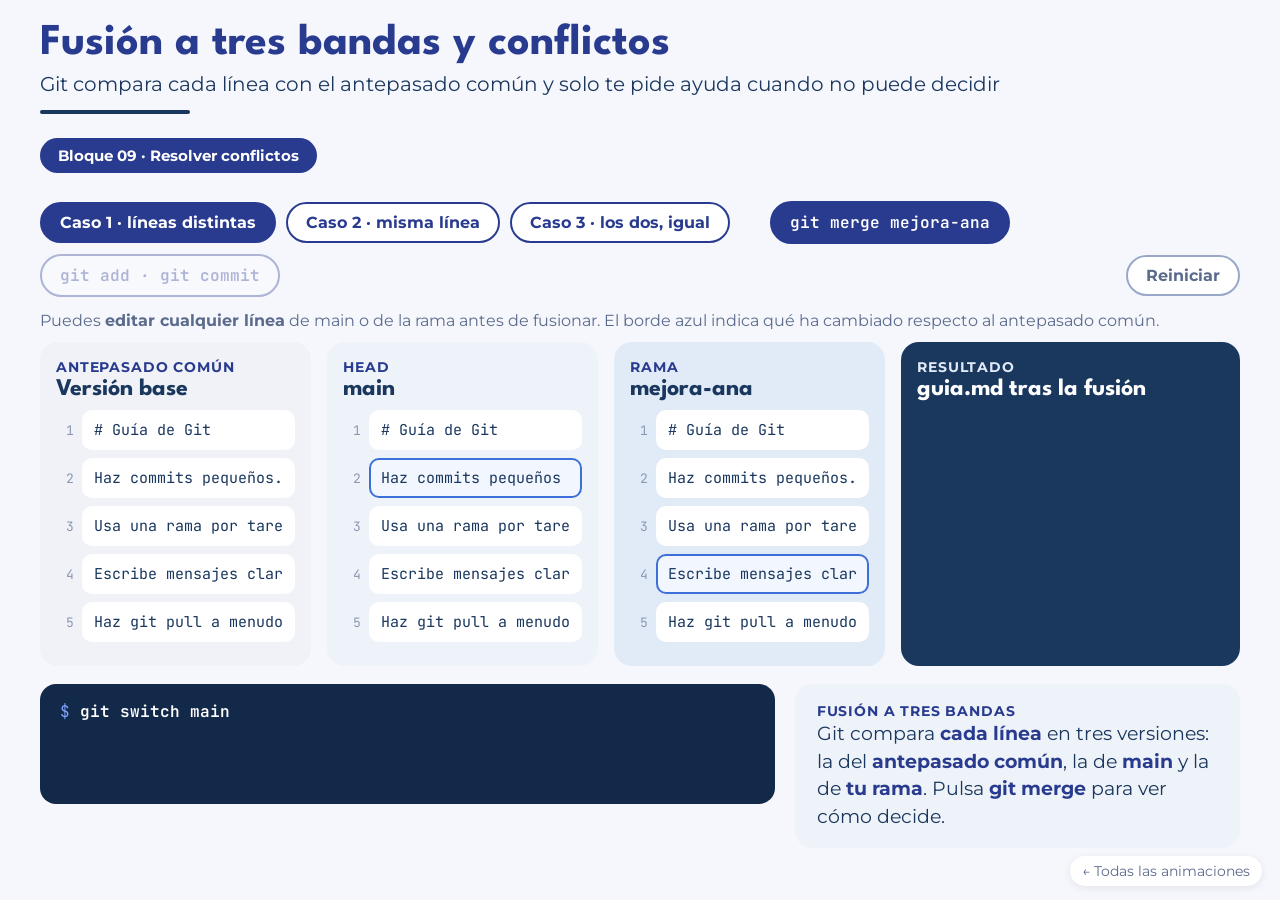
<file: docs/animaciones/05-conflictos.html>
<!DOCTYPE html><html lang="es"><head><meta charset="utf-8"><meta name="viewport" content="width=device-width,initial-scale=1">
<title>Fusión a tres bandas y conflictos · Git y GitHub</title><link rel="stylesheet" href="common.css">
<style>
.cols{display:grid;grid-template-columns:repeat(3,1fr) 1.25fr;gap:16px}
.col{border-radius:18px;padding:16px}
.col h2{font-family:'League Spartan',sans-serif;font-size:24px;margin:2px 0 10px}
.cb{background:#F0F2F7}.cm{background:#EEF2F9}.cr{background:#E1EAF7}.cx{background:#1A375E;color:#fff}.cx .label{color:#E1EAF7}
.ln{display:flex;align-items:center;gap:8px;margin-bottom:8px;transition:transform .3s}
.ln .n{font-family:var(--mono);font-size:13px;color:#8A97B3;width:18px;text-align:right}
.cx .ln .n{color:#9FB2D6}
.ln input{flex:1;font-family:var(--mono);font-size:15px;padding:8px 10px;border-radius:10px;border:2px solid transparent;background:#fff;color:var(--navy);width:100%}
.ln input.changed{border-color:var(--blue);background:#F2F6FF}
.ln.scan{transform:scale(1.03)} .ln.scan input{box-shadow:0 0 0 4px rgba(224,122,46,.35)}
.res{font-family:var(--mono);font-size:15px;background:#22477A;border-radius:10px;padding:8px 10px;flex:1;animation:fadeIn .4s ease;min-height:38px}
.why{font-family:Montserrat,sans-serif;font-size:12px;font-weight:700;border-radius:999px;padding:2px 8px;white-space:nowrap}
.why.a{background:#2E9E6B}.why.b{background:#3D6FD9}.why.c{background:#5B6B8C}
.conf{background:#3A1F1F;border:2px solid var(--warn);border-radius:12px;padding:8px 10px;flex:1;animation:pop .5s ease;font-family:var(--mono);font-size:14px;line-height:1.5}
.conf .mk{color:#FFB37A}
.conf .bt{display:flex;gap:6px;margin-top:8px;flex-wrap:wrap}
.conf button{font-size:12px;padding:4px 10px;border-color:#FFB37A;color:#FFB37A;background:transparent}
.conf button:hover{background:#FFB37A;color:#3A1F1F}
</style></head><body>
<header><div><h1>Fusión a tres bandas y conflictos</h1><p>Git compara cada línea con el antepasado común y solo te pide ayuda cuando no puede decidir</p><div class="bar"></div></div><span class="tag">Bloque 09 · Resolver conflictos</span></header>
<main>
<div class="controls">
  <button data-c="1">Caso 1 · líneas distintas</button>
  <button data-c="2">Caso 2 · misma línea</button>
  <button data-c="3">Caso 3 · los dos, igual</button>
  <span style="width:20px"></span>
  <button class="primary" id="bMerge"><code>git merge mejora-ana</code></button>
  <button id="bCommit" disabled><code>git add · git commit</code></button>
  <span style="flex:1"></span>
  <button class="ghost" id="bReset">Reiniciar</button>
</div>
<p style="margin:0 0 12px;font-size:16px;color:#5B6B8C">Puedes <b>editar cualquier línea</b> de main o de la rama antes de fusionar. El borde azul indica qué ha cambiado respecto al antepasado común.</p>
<div class="cols">
  <div class="col cb"><div class="label">Antepasado común</div><h2>Versión base</h2><div id="base"></div></div>
  <div class="col cm"><div class="label">HEAD</div><h2>main</h2><div id="ours"></div></div>
  <div class="col cr"><div class="label">Rama</div><h2>mejora-ana</h2><div id="theirs"></div></div>
  <div class="col cx"><div class="label">Resultado</div><h2>guia.md tras la fusión</h2><div id="out"></div></div>
</div>
<div class="grid2" style="margin-top:18px">
  <div class="term" id="term"></div>
  <div class="panel-light"><div class="label">Fusión a tres bandas</div><div class="explain" id="exp"></div></div>
</div>
</main><a class="back" href="index.html">← Todas las animaciones</a>
<script src="graph.js"></script>
<script>
const $ = id => document.getElementById(id);
const term = new Term($('term'));
const BASE = ['# Guía de Git', 'Haz commits pequeños.', 'Usa una rama por tarea.', 'Escribe mensajes claros.', 'Haz git pull a menudo.'];
const CASES = {
  1: { o: { 1: 'Haz commits pequeños y frecuentes.' }, t: { 3: 'Escribe mensajes claros: qué y por qué.' } },
  2: { o: { 2: 'Usa una rama por issue.' }, t: { 2: 'Crea una rama para cada tarea.' } },
  3: { o: { 4: 'Haz git pull antes de empezar.' }, t: { 4: 'Haz git pull antes de empezar.', 0: '# Guía de Git del equipo' } }
};
let cur = 1, pending = 0, running = false;
function explain(h) { $('exp').innerHTML = h; }
function row(i, v, editable) {
  const d = document.createElement('div'); d.className = 'ln'; d.innerHTML = `<span class="n">${i + 1}</span>`;
  const inp = document.createElement('input'); inp.value = v; inp.readOnly = !editable; d.appendChild(inp);
  if (editable) inp.oninput = () => mark(); return d;
}
function mark() { ['ours', 'theirs'].forEach(k => [...$(k).querySelectorAll('input')].forEach((inp, i) => inp.classList.toggle('changed', inp.value !== BASE[i]))); }
function load(c) {
  cur = c; running = false; pending = 0;
  document.querySelectorAll('[data-c]').forEach(b => b.classList.toggle('primary', +b.dataset.c === c));
  ['base', 'ours', 'theirs', 'out'].forEach(k => $(k).innerHTML = '');
  BASE.forEach((v, i) => { $('base').appendChild(row(i, v, false)); $('ours').appendChild(row(i, CASES[c].o[i] ?? v, true)); $('theirs').appendChild(row(i, CASES[c].t[i] ?? v, true)); });
  mark(); term.clear(); term.cmd('git switch main'); $('bMerge').disabled = false; $('bCommit').disabled = true;
  explain('Git compara <b>cada línea</b> en tres versiones: la del <b>antepasado común</b>, la de <b>main</b> y la de <b>tu rama</b>. Pulsa <b>git merge</b> para ver cómo decide.');
}
const val = (k, i) => $(k).querySelectorAll('input')[i].value;
async function merge() {
  if (running) return; running = true; $('bMerge').disabled = true; $('out').innerHTML = ''; pending = 0;
  term.cmd('git merge mejora-ana'); term.out('Auto-merging guia.md');
  for (let i = 0; i < BASE.length; i++) {
    if (!running) return;
    const rows = ['base', 'ours', 'theirs'].map(k => $(k).children[i]); rows.forEach(r => r.classList.add('scan'));
    await sleep(650); rows.forEach(r => r.classList.remove('scan'));
    const b = val('base', i), o = val('ours', i), t = val('theirs', i);
    const d = document.createElement('div'); d.className = 'ln'; d.innerHTML = `<span class="n">${i + 1}</span>`;
    let why, cls, text = o;
    if (o === t) { why = o === b ? 'sin cambios' : 'igual en ambas'; cls = 'c'; }
    else if (o === b) { why = 'de la rama'; cls = 'b'; text = t; }
    else if (t === b) { why = 'de main'; cls = 'a'; }
    else { pending++; d.appendChild(conflictBox(o, t, d)); $('out').appendChild(d); continue; }
    const r = document.createElement('div'); r.className = 'res'; r.textContent = text; d.appendChild(r);
    const w = document.createElement('span'); w.className = 'why ' + cls; w.textContent = why; d.appendChild(w); $('out').appendChild(d);
  }
  running = false;
  if (pending) { term.out('CONFLICT (content): Merge conflict in guia.md\nAutomatic merge failed; fix conflicts and then commit the result.', 'e');
    explain('Main y la rama cambiaron <b>la misma línea</b> de forma distinta: Git <b>no puede elegir</b> y marca el conflicto. Decide tú qué queda en cada bloque.'); }
  else { term.out("Merge made by the 'ort' strategy.", 'g'); explain('<b>Sin conflictos</b>: en cada línea solo una de las dos ramas había cambiado algo (o las dos hicieron lo mismo), así que Git combina solo.'); $('bMerge').disabled = false; }
}
function conflictBox(o, t, holder) {
  const c = document.createElement('div'); c.className = 'conf';
  const esc = s => s.replace(/&/g, '&amp;').replace(/</g, '&lt;');
  c.innerHTML = `<div class="mk">&lt;&lt;&lt;&lt;&lt;&lt;&lt; HEAD</div><div>${esc(o)}</div><div class="mk">=======</div><div>${esc(t)}</div><div class="mk">&gt;&gt;&gt;&gt;&gt;&gt;&gt; mejora-ana</div><div class="bt"></div>`;
  const opts = [['Quedarme con main', o], ['Quedarme con la rama', t], ['Las dos', o + ' / ' + t]];
  opts.forEach(([l, v]) => { const b = document.createElement('button'); b.textContent = l; b.onclick = () => {
    c.remove(); const r = document.createElement('div'); r.className = 'res'; r.textContent = v; holder.appendChild(r);
    const w = document.createElement('span'); w.className = 'why a'; w.textContent = 'resuelto'; holder.appendChild(w);
    term.out(`# Editas guia.md: dejas «${v}» y borras las marcas`);
    if (--pending === 0) { $('bCommit').disabled = false; explain('Conflicto resuelto en el archivo. Para cerrar la fusión: <b>git add</b> y <b>git commit</b>.'); }
  }; c.querySelector('.bt').appendChild(b); });
  return c;
}
function close() { term.cmd('git add guia.md'); term.cmd('git commit'); term.out("[main 4f1c2ad] Merge branch 'mejora-ana'", 'g'); $('bCommit').disabled = true; $('bMerge').disabled = false; explain('<b>Fusión cerrada</b>. Comprueba con <b>git status</b> que todo está limpio y haz <b>git push</b>.'); }
document.querySelectorAll('[data-c]').forEach(b => b.onclick = () => load(+b.dataset.c));
$('bMerge').onclick = merge; $('bCommit').onclick = close; $('bReset').onclick = () => load(cur);
load(1);
</script></body></html>
</file>
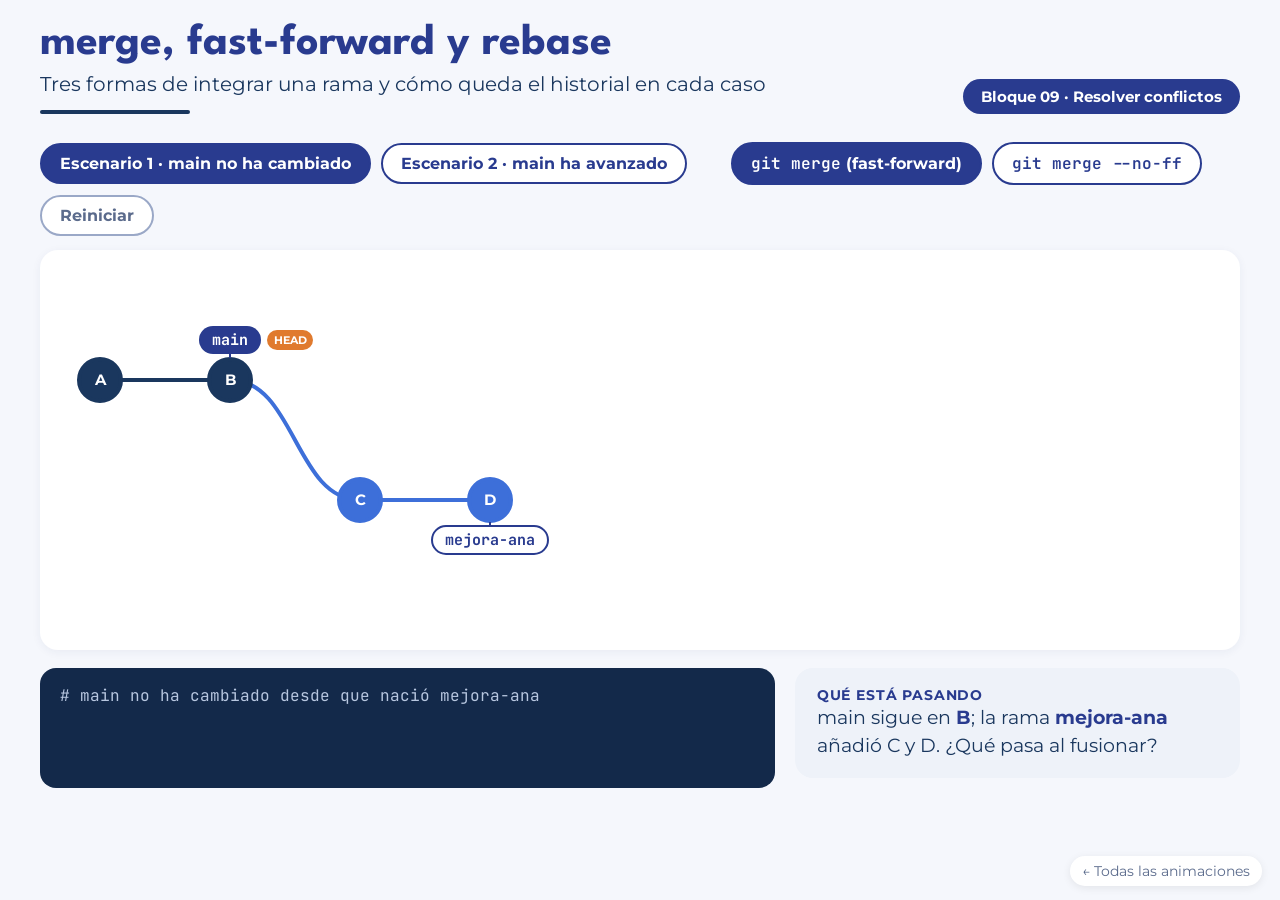
<file: docs/animaciones/06-merge-rebase.html>
<!DOCTYPE html><html lang="es"><head><meta charset="utf-8"><meta name="viewport" content="width=device-width,initial-scale=1">
<title>merge, fast-forward y rebase · Git y GitHub</title><link rel="stylesheet" href="common.css"></head><body>
<header><div><h1>merge, fast-forward y rebase</h1><p>Tres formas de integrar una rama y cómo queda el historial en cada caso</p><div class="bar"></div></div><span class="tag">Bloque 09 · Resolver conflictos</span></header>
<main>
<div class="controls">
  <button data-s="1">Escenario 1 · main no ha cambiado</button>
  <button data-s="2">Escenario 2 · main ha avanzado</button>
  <span style="width:24px"></span>
  <button class="primary act" id="bFF"><code>git merge</code> (fast-forward)</button>
  <button class="act" id="bNoFF"><code>git merge --no-ff</code></button>
  <button class="primary act" id="bMerge"><code>git merge</code></button>
  <button class="act" id="bRebase"><code>git rebase main</code></button>
  <button class="primary" id="bAfter"><code>git merge</code> tras el rebase</button>
  <span style="flex:1"></span>
  <button class="ghost" id="bReset">Reiniciar</button>
</div>
<canvas id="cv"></canvas>
<div class="grid2" style="margin-top:18px">
  <div class="term" id="term"></div>
  <div class="panel-light"><div class="label">Qué está pasando</div><div class="explain" id="exp"></div></div>
</div>
</main><a class="back" href="index.html">← Todas las animaciones</a>
<script src="graph.js"></script>
<script>
const $ = id => document.getElementById(id);
const term = new Term($('term'));
let repo, view, scen = 1;
function explain(h) { $('exp').innerHTML = h; }
function build(s) {
  scen = s; SEQ = 0; repo = new Repo('local');
  repo.commit('A', 'Primera versión'); repo.commit('B', 'Añade índice');
  repo.branch('mejora-ana'); repo.switch('mejora-ana'); repo.commit('C', 'Añade consejo'); repo.commit('D', 'Corrige errata');
  repo.switch('main'); if (s === 2) repo.commit('E', 'Cambio de Luis en main');
  if (!view) view = new GraphView($('cv'), [{ repo, x: 0, y: 0, w: 1200, h: 400, top: 130, laneH: 120, padR: 200, dx: 130 }], { height: 400, ease: 220 });
  else { view.regions[0].repo = repo; view.nodes = {}; view.labels = {}; }
  view.layout(true); term.clear();
  document.querySelectorAll('[data-s]').forEach(b => b.classList.toggle('primary', +b.dataset.s === s));
  $('bFF').style.display = s === 1 ? '' : 'none'; $('bNoFF').style.display = s === 1 ? '' : 'none';
  $('bMerge').style.display = s === 2 ? '' : 'none'; $('bRebase').style.display = s === 2 ? '' : 'none'; $('bAfter').style.display = 'none';
  [...document.querySelectorAll('.act')].forEach(b => b.disabled = false);
  term.out(s === 1 ? '# main no ha cambiado desde que nació mejora-ana' : '# main y mejora-ana han avanzado por separado');
  explain(s === 1 ? 'main sigue en <b>B</b>; la rama <b>mejora-ana</b> añadió C y D. ¿Qué pasa al fusionar?' : 'Luis añadió <b>E</b> a main mientras Ana trabajaba en C y D. Hay dos formas de integrar: <b>merge</b> o <b>rebase</b>.');
}
function lock() { [...document.querySelectorAll('.act')].forEach(b => b.disabled = true); }
function ff() { lock(); term.cmd('git switch main'); term.cmd('git merge mejora-ana'); repo.merge('mejora-ana', 'M', ''); term.out('Updating B..D\nFast-forward');
  view.layout(); view.pulse(0, 'D'); explain('<b>Avance rápido</b>: main no tenía nada nuevo, así que Git <b>solo mueve el puntero</b> de B a D. El historial queda lineal y <b>no hay commit nuevo</b>.'); }
function noff() { lock(); term.cmd('git switch main'); term.cmd('git merge --no-ff mejora-ana'); repo.mergeNoFF('mejora-ana', 'M', "Merge branch 'mejora-ana'"); term.out("Merge made by the 'ort' strategy.");
  view.layout(); view.pulse(0, 'M', '#E07A2E'); explain('<b>--no-ff</b> obliga a crear el commit de fusión <b>M</b> aunque bastara con mover el puntero. Así queda constancia de que hubo una rama.'); }
function merge() { lock(); term.cmd('git switch main'); term.cmd('git merge mejora-ana'); repo.merge('mejora-ana', 'M', "Merge branch 'mejora-ana'"); term.out("Merge made by the 'ort' strategy.");
  view.layout(); view.pulse(0, 'M', '#E07A2E'); explain('Las dos ramas avanzaron: Git crea el <b>commit de fusión M</b> con <b>dos padres</b> (E y D). El historial conserva cómo ocurrió todo. Es lo que hace GitHub al fusionar una pull request.'); }
async function rebase() {
  lock(); term.cmd('git switch mejora-ana'); repo.switch('mejora-ana'); view.layout(); await sleep(700);
  term.cmd('git rebase main'); repo.rebase('main', id => id + "'"); term.out('Successfully rebased and updated refs/heads/mejora-ana.', 'g');
  view.layout(); view.pulse(0, "C'"); view.pulse(0, "D'");
  explain("<b>rebase</b> rehace C y D <b>encima de E</b>: son commits nuevos (<b>C'</b>, <b>D'</b>, con otro hash). Los originales desaparecen. Por eso <b>solo se usa en ramas que no has publicado</b>.");
  $('bAfter').style.display = ''; $('bAfter').disabled = false;
}
function after() { $('bAfter').disabled = true; term.cmd('git switch main'); repo.switch('main'); term.cmd('git merge mejora-ana'); repo.merge('mejora-ana', 'M', ''); term.out("Updating E..D'\nFast-forward");
  view.layout(); view.pulse(0, "D'"); explain('Tras el rebase, la fusión es un <b>avance rápido</b>: el historial queda <b>totalmente lineal</b>, como si Ana hubiera empezado después de Luis.'); }
document.querySelectorAll('[data-s]').forEach(b => b.onclick = () => build(+b.dataset.s));
$('bFF').onclick = ff; $('bNoFF').onclick = noff; $('bMerge').onclick = merge; $('bRebase').onclick = rebase; $('bAfter').onclick = after;
$('bReset').onclick = () => build(scen);
build(1);
</script></body></html>
</file>
<file: docs/animaciones/common.css>
@import url('https://fonts.googleapis.com/css2?family=League+Spartan:wght@600;700&family=Montserrat:wght@400;500;600;700&family=JetBrains+Mono:wght@400;600&display=swap');
:root{--navy:#1A375E;--accent:#293B8F;--blue:#3D6FD9;--light:#EEF2F9;--light2:#E1EAF7;--bg:#F5F7FC;--warn:#E07A2E;--ok:#2E9E6B;--danger:#C8423B;--mono:'JetBrains Mono',Consolas,'Courier New',monospace}
*{box-sizing:border-box}
html,body{margin:0;background:var(--bg);color:var(--navy);font-family:Montserrat,'Segoe UI',Arial,sans-serif;font-size:18px}
header{padding:22px 40px 10px;display:flex;align-items:flex-end;justify-content:space-between;gap:24px;flex-wrap:wrap}
header h1{font-family:'League Spartan',Montserrat,sans-serif;font-weight:700;font-size:44px;margin:0;color:var(--accent);line-height:1}
header p{margin:6px 0 0;font-size:20px}
header .tag{background:var(--accent);color:#fff;border-radius:999px;padding:8px 18px;font-weight:700;font-size:15px;white-space:nowrap}
header .bar{width:150px;height:4px;background:var(--navy);margin-top:14px;border-radius:2px}
main{padding:10px 40px 30px}
.controls{display:flex;flex-wrap:wrap;gap:10px;align-items:center;margin:8px 0 14px}
button,select,input[type=text]{font-family:inherit;font-size:16px}
button{border:2px solid var(--accent);background:#fff;color:var(--accent);border-radius:999px;padding:9px 18px;font-weight:700;cursor:pointer;transition:transform .15s,background .2s,color .2s,box-shadow .2s}
button:hover{background:var(--accent);color:#fff;box-shadow:0 4px 14px rgba(41,59,143,.25)}
button:active{transform:scale(.96)}
button.primary{background:var(--accent);color:#fff}
button.primary:hover{background:var(--navy);border-color:var(--navy)}
button.ghost{border-color:#9AA8C7;color:#5B6B8C}
button.ghost:hover{background:#5B6B8C;border-color:#5B6B8C;color:#fff}
button:disabled{opacity:.35;pointer-events:none}
button code,.cmd{font-family:var(--mono);font-weight:600}
select,input[type=text]{border:2px solid var(--light2);border-radius:10px;padding:8px 10px;color:var(--navy);background:#fff}
.card{background:#fff;border-radius:18px;box-shadow:0 2px 10px rgba(26,55,94,.06);padding:18px 22px}
.panel-light{background:var(--light);border-radius:18px;padding:18px 22px}
.panel-dark{background:var(--navy);color:#fff;border-radius:18px;padding:18px 22px}
.label{font-size:14px;font-weight:700;letter-spacing:.06em;text-transform:uppercase;color:var(--accent)}
.panel-dark .label{color:var(--light2)}
.term{background:#13294A;color:#DCE6F7;border-radius:16px;padding:16px 20px;font-family:var(--mono);font-size:16px;line-height:1.55;min-height:120px;max-height:260px;overflow:auto}
.term .p{color:#7FA6FF}
.term .c{color:#fff;font-weight:600}
.term .o{color:#B8C7E0}
.term .e{color:#FF9C8F}
.term .g{color:#7EE2B0}
.term .line{animation:fadeIn .35s ease}
.explain{font-size:19px;line-height:1.45;min-height:56px}
.explain b{color:var(--accent)}
.grid2{display:grid;grid-template-columns:1.65fr 1fr;gap:20px;align-items:start}
@media (max-width:1100px){.grid2{grid-template-columns:1fr}}
canvas{width:100%;display:block;background:#fff;border-radius:18px;box-shadow:0 2px 10px rgba(26,55,94,.06)}
.back{position:fixed;right:18px;bottom:14px;font-size:14px;color:#5B6B8C;text-decoration:none;background:#fff;padding:6px 12px;border-radius:999px;box-shadow:0 2px 8px rgba(0,0,0,.08)}
.back:hover{color:var(--accent)}
@keyframes fadeIn{from{opacity:0;transform:translateY(6px)}to{opacity:1;transform:none}}
@keyframes pop{0%{transform:scale(.6);opacity:0}70%{transform:scale(1.06)}100%{transform:scale(1);opacity:1}}
@keyframes shake{0%,100%{transform:none}20%,60%{transform:translateX(-8px)}40%,80%{transform:translateX(8px)}}
.shake{animation:shake .45s}
kbd{font-family:var(--mono);background:var(--light2);border-radius:6px;padding:1px 6px;font-size:.9em}
.ixg{display:grid;grid-template-columns:repeat(3,1fr);gap:20px;margin-top:10px}
.ix{text-decoration:none;color:var(--navy);transition:transform .2s,box-shadow .2s;display:block}
.ix:hover{transform:translateY(-4px);box-shadow:0 10px 26px rgba(26,55,94,.15)}
.ix h3{font-family:'League Spartan',sans-serif;font-size:28px;margin:6px 0}
.ix p{font-size:16px;line-height:1.4;min-height:66px}
.ix .go{font-weight:700;color:var(--accent)}
@media(max-width:1000px){.ixg{grid-template-columns:1fr}}
</file>
